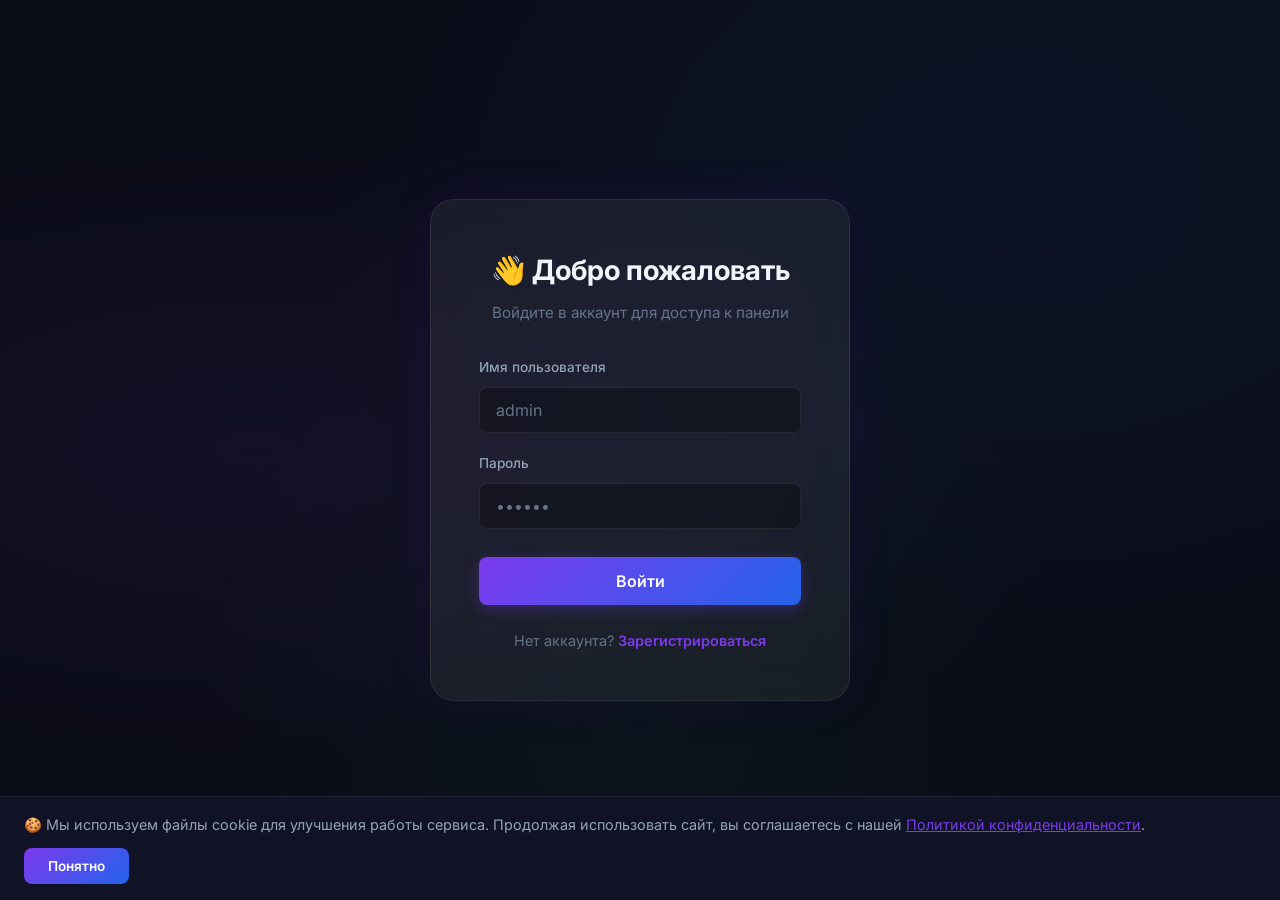
<file: static/login.html>
<!DOCTYPE html>
<html lang="ru">
<head>
    <meta charset="UTF-8">
    <meta name="viewport" content="width=device-width, initial-scale=1.0">
    <title>Вход — WHOIS Service</title>
    <link rel="stylesheet" href="/static/css/style.css">
</head>
<body>
    <div class="auth-page">
        <div class="auth-card fade-in">
            <h2>👋 Добро пожаловать</h2>
            <p class="subtitle">Войдите в аккаунт для доступа к панели</p>

            <div class="error-message" id="errorMsg"></div>

            <form id="loginForm" onsubmit="handleLogin(event)">
                <div class="form-group">
                    <label for="username">Имя пользователя</label>
                    <input type="text" class="form-input" id="username" placeholder="admin" required>
                </div>
                <div class="form-group">
                    <label for="password">Пароль</label>
                    <input type="password" class="form-input" id="password" placeholder="••••••" required>
                </div>
                <button type="submit" class="btn btn-primary" id="submitBtn">Войти</button>
            </form>

            <div class="auth-link">
                Нет аккаунта? <a href="/register">Зарегистрироваться</a>
            </div>
        </div>
    </div>

    <script src="/static/js/app.js"></script>
    <script>
        async function handleLogin(e) {
            e.preventDefault();
            const btn = document.getElementById('submitBtn');
            const errorMsg = document.getElementById('errorMsg');
            btn.textContent = 'Входим...';
            btn.disabled = true;
            errorMsg.style.display = 'none';

            try {
                const resp = await fetch('/api/login', {
                    method: 'POST',
                    headers: { 'Content-Type': 'application/json' },
                    credentials: 'same-origin',
                    body: JSON.stringify({
                        username: document.getElementById('username').value,
                        password: document.getElementById('password').value
                    })
                });

                const data = await resp.json();

                if (!resp.ok) {
                    throw new Error(data.error || 'Ошибка входа');
                }

                // Токен теперь приходит в HttpOnly cookie автоматически
                localStorage.setItem('user', JSON.stringify(data.user));
                window.location.href = data.user.role === 'admin' ? '/admin' : '/';
            } catch (err) {
                errorMsg.textContent = err.message;
                errorMsg.style.display = 'block';
                btn.textContent = 'Войти';
                btn.disabled = false;
            }
        }
    </script>
</body>
</html>
</file>
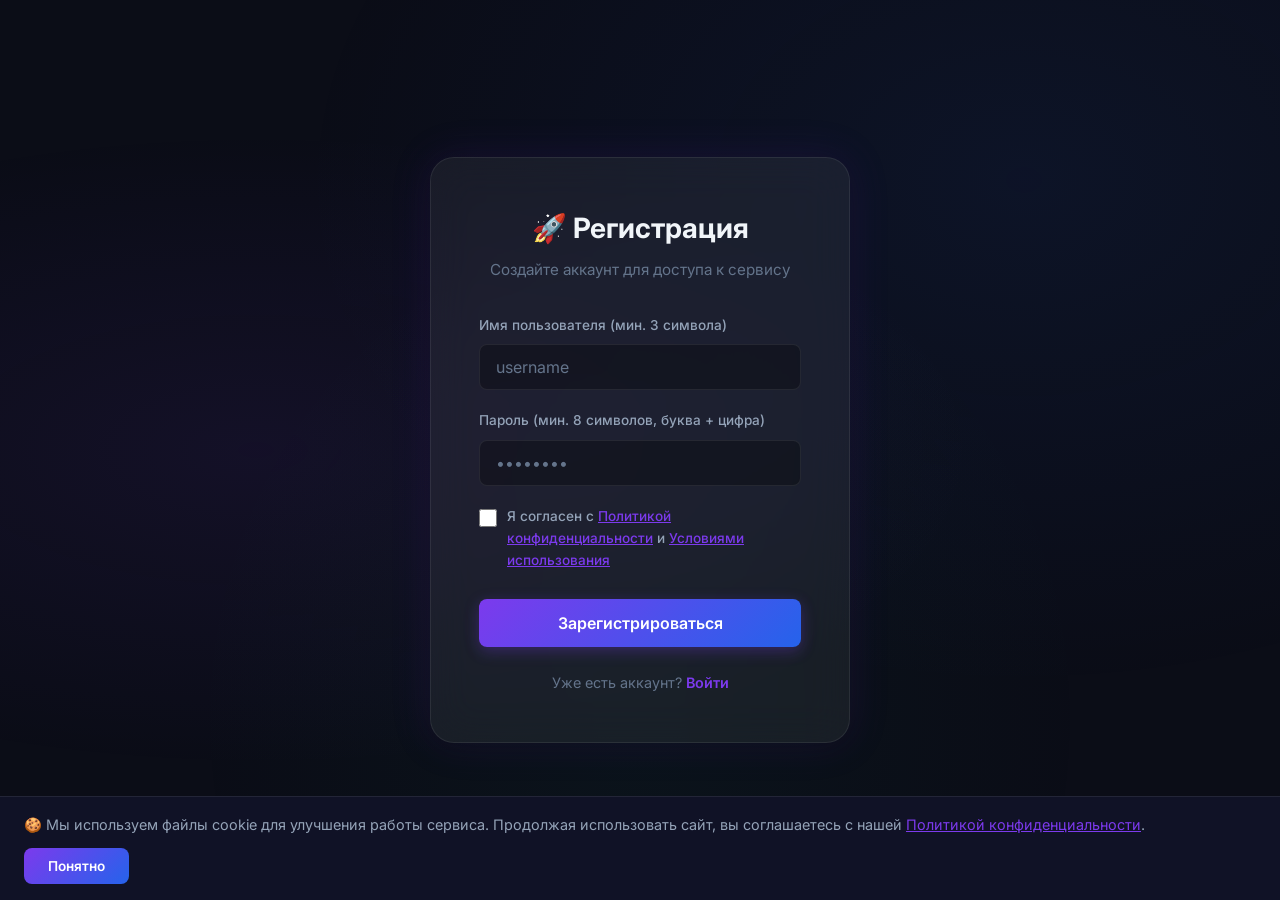
<file: static/register.html>
<!DOCTYPE html>
<html lang="ru">
<head>
    <meta charset="UTF-8">
    <meta name="viewport" content="width=device-width, initial-scale=1.0">
    <title>Регистрация — WHOIS Service</title>
    <link rel="stylesheet" href="/static/css/style.css">
</head>
<body>
    <div class="auth-page">
        <div class="auth-card fade-in">
            <h2>🚀 Регистрация</h2>
            <p class="subtitle">Создайте аккаунт для доступа к сервису</p>

            <div class="error-message" id="errorMsg"></div>

            <form id="registerForm" onsubmit="handleRegister(event)">
                <div class="form-group">
                    <label for="username">Имя пользователя (мин. 3 символа)</label>
                    <input type="text" class="form-input" id="username" placeholder="username" required minlength="3">
                </div>
                <div class="form-group">
                    <label for="password">Пароль (мин. 8 символов, буква + цифра)</label>
                    <input type="password" class="form-input" id="password" placeholder="••••••••" required minlength="8">
                </div>
                <div class="form-group">
                    <label class="checkbox-label" style="display:flex;align-items:flex-start;gap:10px;cursor:pointer;font-size:0.85rem;color:var(--text-secondary);">
                        <input type="checkbox" id="acceptTerms" required style="margin-top:3px;accent-color:var(--accent-purple);width:18px;height:18px;flex-shrink:0;">
                        <span>Я согласен с <a href="#" onclick="event.stopPropagation();" style="color:var(--accent-purple);text-decoration:underline;">Политикой конфиденциальности</a> и <a href="#" onclick="event.stopPropagation();" style="color:var(--accent-purple);text-decoration:underline;">Условиями использования</a></span>
                    </label>
                </div>
                <button type="submit" class="btn btn-primary" id="submitBtn">Зарегистрироваться</button>
            </form>

            <div class="auth-link">
                Уже есть аккаунт? <a href="/login">Войти</a>
            </div>
        </div>
    </div>

    <script src="/static/js/app.js"></script>
    <script>
        async function handleRegister(e) {
            e.preventDefault();
            const btn = document.getElementById('submitBtn');
            const errorMsg = document.getElementById('errorMsg');
            btn.textContent = 'Создаём...';
            btn.disabled = true;
            errorMsg.style.display = 'none';

            try {
                const resp = await fetch('/api/register', {
                    method: 'POST',
                    headers: { 'Content-Type': 'application/json' },
                    credentials: 'same-origin',
                    body: JSON.stringify({
                        username: document.getElementById('username').value,
                        password: document.getElementById('password').value,
                        accepted_terms: document.getElementById('acceptTerms').checked
                    })
                });

                const data = await resp.json();

                if (!resp.ok) {
                    throw new Error(data.error || 'Ошибка регистрации');
                }

                // Токен теперь приходит в HttpOnly cookie автоматически
                localStorage.setItem('user', JSON.stringify(data.user));
                window.location.href = '/';
            } catch (err) {
                errorMsg.textContent = err.message;
                errorMsg.style.display = 'block';
                btn.textContent = 'Зарегистрироваться';
                btn.disabled = false;
            }
        }
    </script>
</body>
</html>
</file>
<file: static/css/style.css>
/* ═══════════════════════════════════════════════════════════════
   WHOIS Service — Premium Dark Theme
   Glassmorphism + Gradients + Micro-animations
   ═══════════════════════════════════════════════════════════════ */

@import url('https://fonts.googleapis.com/css2?family=Inter:wght@300;400;500;600;700;800&family=JetBrains+Mono:wght@400;500&display=swap');

/* ── CSS Custom Properties ── */
:root {
  --bg-primary: #0B0D17;
  --bg-secondary: #111327;
  --bg-card: rgba(255, 255, 255, 0.04);
  --bg-glass: rgba(255, 255, 255, 0.06);
  --border-subtle: rgba(255, 255, 255, 0.08);
  --border-hover: rgba(255, 255, 255, 0.15);

  --text-primary: #F1F5F9;
  --text-secondary: #94A3B8;
  --text-muted: #64748B;

  --accent-purple: #7C3AED;
  --accent-blue: #2563EB;
  --accent-gradient: linear-gradient(135deg, #7C3AED, #2563EB);
  --accent-gradient-hover: linear-gradient(135deg, #8B5CF6, #3B82F6);

  --success: #10B981;
  --success-glow: rgba(16, 185, 129, 0.3);
  --danger: #EF4444;
  --danger-glow: rgba(239, 68, 68, 0.3);
  --warning: #F59E0B;
  --warning-glow: rgba(245, 158, 11, 0.3);

  --radius-sm: 8px;
  --radius-md: 12px;
  --radius-lg: 16px;
  --radius-xl: 24px;

  --shadow-card: 0 4px 24px rgba(0, 0, 0, 0.3);
  --shadow-glow: 0 0 40px rgba(124, 58, 237, 0.15);

  --transition: all 0.3s cubic-bezier(0.4, 0, 0.2, 1);
  --font-sans: 'Inter', -apple-system, BlinkMacSystemFont, sans-serif;
  --font-mono: 'JetBrains Mono', 'Fira Code', monospace;
}

/* ── Reset & Base ── */
*, *::before, *::after {
  margin: 0;
  padding: 0;
  box-sizing: border-box;
}

html {
  scroll-behavior: smooth;
}

body {
  font-family: var(--font-sans);
  background: var(--bg-primary);
  color: var(--text-primary);
  line-height: 1.6;
  min-height: 100vh;
  overflow-x: hidden;
}

/* Animated gradient background */
body::before {
  content: '';
  position: fixed;
  top: 0;
  left: 0;
  width: 100%;
  height: 100%;
  background:
    radial-gradient(ellipse at 20% 50%, rgba(124, 58, 237, 0.08) 0%, transparent 50%),
    radial-gradient(ellipse at 80% 20%, rgba(37, 99, 235, 0.08) 0%, transparent 50%),
    radial-gradient(ellipse at 50% 80%, rgba(16, 185, 129, 0.04) 0%, transparent 50%);
  pointer-events: none;
  z-index: 0;
}

a { color: inherit; text-decoration: none; }
button { cursor: pointer; border: none; font-family: inherit; }
input { font-family: inherit; }

/* ── Layout ── */
.container {
  max-width: 1200px;
  margin: 0 auto;
  padding: 0 24px;
  position: relative;
  z-index: 1;
}

/* ── Navigation ── */
.navbar {
  position: sticky;
  top: 0;
  z-index: 100;
  padding: 16px 0;
  background: rgba(11, 13, 23, 0.8);
  backdrop-filter: blur(20px);
  border-bottom: 1px solid var(--border-subtle);
}

.navbar .container {
  display: flex;
  align-items: center;
  justify-content: space-between;
}

.navbar-brand {
  display: flex;
  align-items: center;
  gap: 12px;
  font-size: 1.25rem;
  font-weight: 700;
}

.navbar-brand .logo-icon {
  width: 36px;
  height: 36px;
  background: var(--accent-gradient);
  border-radius: var(--radius-sm);
  display: flex;
  align-items: center;
  justify-content: center;
  font-size: 1.1rem;
}

.navbar-links {
  display: flex;
  align-items: center;
  gap: 8px;
}

.nav-link {
  padding: 8px 16px;
  border-radius: var(--radius-sm);
  color: var(--text-secondary);
  font-weight: 500;
  font-size: 0.9rem;
  transition: var(--transition);
}

.nav-link:hover {
  color: var(--text-primary);
  background: var(--bg-glass);
}

.nav-link.active {
  color: var(--text-primary);
  background: var(--bg-glass);
}

.btn {
  display: inline-flex;
  align-items: center;
  gap: 8px;
  padding: 10px 20px;
  border-radius: var(--radius-sm);
  font-weight: 600;
  font-size: 0.9rem;
  transition: var(--transition);
  border: none;
}

.btn-primary {
  background: var(--accent-gradient);
  color: white;
  box-shadow: 0 4px 15px rgba(124, 58, 237, 0.3);
}

.btn-primary:hover {
  background: var(--accent-gradient-hover);
  box-shadow: 0 6px 25px rgba(124, 58, 237, 0.4);
  transform: translateY(-1px);
}

.btn-outline {
  background: transparent;
  color: var(--text-secondary);
  border: 1px solid var(--border-subtle);
}

.btn-outline:hover {
  color: var(--text-primary);
  border-color: var(--border-hover);
  background: var(--bg-glass);
}

.btn-danger {
  background: var(--danger);
  color: white;
}

.btn-danger:hover {
  background: #DC2626;
  transform: translateY(-1px);
}

.btn-sm {
  padding: 6px 12px;
  font-size: 0.8rem;
}

.btn-icon {
  width: 36px;
  height: 36px;
  padding: 0;
  display: flex;
  align-items: center;
  justify-content: center;
  border-radius: var(--radius-sm);
  background: var(--bg-glass);
  color: var(--text-secondary);
  border: 1px solid var(--border-subtle);
  transition: var(--transition);
}

.btn-icon:hover {
  color: var(--text-primary);
  border-color: var(--border-hover);
}

/* ── Hero Section ── */
.hero {
  padding: 60px 0 40px;
  text-align: center;
}

.hero h1 {
  font-size: 3rem;
  font-weight: 800;
  background: var(--accent-gradient);
  -webkit-background-clip: text;
  -webkit-text-fill-color: transparent;
  background-clip: text;
  margin-bottom: 12px;
  letter-spacing: -0.02em;
}

.hero p {
  font-size: 1.15rem;
  color: var(--text-secondary);
  max-width: 600px;
  margin: 0 auto;
}

/* ── Stats Bar ── */
.stats-bar {
  display: flex;
  gap: 16px;
  justify-content: center;
  margin: 32px 0 48px;
  flex-wrap: wrap;
}

.stat-card {
  background: var(--bg-glass);
  border: 1px solid var(--border-subtle);
  border-radius: var(--radius-md);
  padding: 20px 32px;
  text-align: center;
  backdrop-filter: blur(10px);
  transition: var(--transition);
  min-width: 160px;
}

.stat-card:hover {
  border-color: var(--border-hover);
  transform: translateY(-2px);
  box-shadow: var(--shadow-glow);
}

.stat-value {
  font-size: 2rem;
  font-weight: 800;
  background: var(--accent-gradient);
  -webkit-background-clip: text;
  -webkit-text-fill-color: transparent;
  background-clip: text;
}

.stat-value.online { --accent-gradient: linear-gradient(135deg, #10B981, #34D399); background: var(--accent-gradient); -webkit-background-clip: text; background-clip: text; }
.stat-value.offline { --accent-gradient: linear-gradient(135deg, #EF4444, #F87171); background: var(--accent-gradient); -webkit-background-clip: text; background-clip: text; }

.stat-label {
  font-size: 0.85rem;
  color: var(--text-muted);
  margin-top: 4px;
  font-weight: 500;
  text-transform: uppercase;
  letter-spacing: 0.05em;
}

/* ── Search Bar ── */
.search-container {
  max-width: 500px;
  margin: 0 auto 40px;
  position: relative;
}

.search-input {
  width: 100%;
  padding: 14px 20px 14px 48px;
  background: var(--bg-glass);
  border: 1px solid var(--border-subtle);
  border-radius: var(--radius-lg);
  color: var(--text-primary);
  font-size: 1rem;
  outline: none;
  transition: var(--transition);
  backdrop-filter: blur(10px);
}

.search-input:focus {
  border-color: var(--accent-purple);
  box-shadow: 0 0 0 3px rgba(124, 58, 237, 0.15);
}

.search-input::placeholder {
  color: var(--text-muted);
}

.search-icon {
  position: absolute;
  left: 16px;
  top: 50%;
  transform: translateY(-50%);
  color: var(--text-muted);
  font-size: 1.1rem;
}

/* ── Domain Cards Grid ── */
.domains-grid {
  display: grid;
  grid-template-columns: repeat(auto-fill, minmax(340px, 1fr));
  gap: 20px;
  margin-bottom: 60px;
}

.domain-card {
  background: var(--bg-glass);
  border: 1px solid var(--border-subtle);
  border-radius: var(--radius-lg);
  padding: 24px;
  backdrop-filter: blur(10px);
  transition: var(--transition);
  cursor: pointer;
  position: relative;
  overflow: hidden;
}

.domain-card::before {
  content: '';
  position: absolute;
  top: 0;
  left: 0;
  right: 0;
  height: 2px;
  background: var(--accent-gradient);
  opacity: 0;
  transition: var(--transition);
}

.domain-card:hover {
  border-color: var(--border-hover);
  transform: translateY(-4px);
  box-shadow: var(--shadow-card), var(--shadow-glow);
}

.domain-card:hover::before {
  opacity: 1;
}

.domain-card-header {
  display: flex;
  align-items: center;
  justify-content: space-between;
  margin-bottom: 16px;
}

.domain-name {
  font-size: 1.15rem;
  font-weight: 700;
  display: flex;
  align-items: center;
  gap: 10px;
}

/* ── Status Indicator (Pulsing Dot) ── */
.status-dot {
  width: 10px;
  height: 10px;
  border-radius: 50%;
  display: inline-block;
  position: relative;
}

.status-dot.online {
  background: var(--success);
  box-shadow: 0 0 8px var(--success-glow);
  animation: pulse-green 2s infinite;
}

.status-dot.offline {
  background: var(--danger);
  box-shadow: 0 0 8px var(--danger-glow);
  animation: pulse-red 2s infinite;
}

.status-dot.unknown {
  background: var(--text-muted);
}

@keyframes pulse-green {
  0%, 100% { box-shadow: 0 0 4px var(--success-glow); }
  50% { box-shadow: 0 0 16px var(--success-glow), 0 0 30px rgba(16, 185, 129, 0.15); }
}

@keyframes pulse-red {
  0%, 100% { box-shadow: 0 0 4px var(--danger-glow); }
  50% { box-shadow: 0 0 16px var(--danger-glow), 0 0 30px rgba(239, 68, 68, 0.15); }
}

.status-badge {
  padding: 4px 12px;
  border-radius: 20px;
  font-size: 0.75rem;
  font-weight: 600;
  text-transform: uppercase;
  letter-spacing: 0.05em;
}

.status-badge.online {
  background: rgba(16, 185, 129, 0.15);
  color: var(--success);
  border: 1px solid rgba(16, 185, 129, 0.3);
}

.status-badge.offline {
  background: rgba(239, 68, 68, 0.15);
  color: var(--danger);
  border: 1px solid rgba(239, 68, 68, 0.3);
}

.domain-card-info {
  display: grid;
  grid-template-columns: 1fr 1fr;
  gap: 12px;
}

.info-item {
  display: flex;
  flex-direction: column;
  gap: 2px;
}

.info-label {
  font-size: 0.75rem;
  color: var(--text-muted);
  text-transform: uppercase;
  letter-spacing: 0.05em;
  font-weight: 500;
}

.info-value {
  font-size: 0.9rem;
  color: var(--text-secondary);
  font-weight: 500;
}

/* ── Domain Detail Page ── */
.domain-header {
  padding: 48px 0 32px;
  display: flex;
  align-items: center;
  gap: 20px;
  flex-wrap: wrap;
}

.domain-header h1 {
  font-size: 2.5rem;
  font-weight: 800;
}

.back-link {
  color: var(--text-muted);
  font-size: 0.9rem;
  display: flex;
  align-items: center;
  gap: 6px;
  transition: var(--transition);
  margin-bottom: 16px;
}

.back-link:hover {
  color: var(--text-primary);
}

.info-cards {
  display: grid;
  grid-template-columns: repeat(auto-fill, minmax(200px, 1fr));
  gap: 16px;
  margin-bottom: 32px;
}

.info-card {
  background: var(--bg-glass);
  border: 1px solid var(--border-subtle);
  border-radius: var(--radius-md);
  padding: 20px;
  backdrop-filter: blur(10px);
  transition: var(--transition);
}

.info-card:hover {
  border-color: var(--border-hover);
}

.info-card .info-label {
  margin-bottom: 8px;
}

.info-card .info-value {
  font-size: 1.1rem;
  color: var(--text-primary);
  font-weight: 600;
}

/* ── WHOIS Terminal Block ── */
.whois-block {
  background: var(--bg-secondary);
  border: 1px solid var(--border-subtle);
  border-radius: var(--radius-md);
  margin-bottom: 32px;
  overflow: hidden;
}

.whois-header {
  display: flex;
  align-items: center;
  gap: 8px;
  padding: 12px 20px;
  background: rgba(0,0,0,0.3);
  border-bottom: 1px solid var(--border-subtle);
}

.whois-header .dot {
  width: 12px;
  height: 12px;
  border-radius: 50%;
}

.whois-header .dot.red { background: #EF4444; }
.whois-header .dot.yellow { background: #F59E0B; }
.whois-header .dot.green { background: #10B981; }

.whois-header span {
  margin-left: 8px;
  color: var(--text-muted);
  font-size: 0.85rem;
  font-family: var(--font-mono);
}

.whois-content {
  padding: 20px;
  font-family: var(--font-mono);
  font-size: 0.85rem;
  color: var(--text-secondary);
  line-height: 1.8;
  white-space: pre-wrap;
  max-height: 500px;
  overflow-y: auto;
}

.whois-content::-webkit-scrollbar {
  width: 6px;
}

.whois-content::-webkit-scrollbar-track {
  background: transparent;
}

.whois-content::-webkit-scrollbar-thumb {
  background: var(--border-subtle);
  border-radius: 3px;
}

/* ── Chart Container ── */
.chart-container {
  background: var(--bg-glass);
  border: 1px solid var(--border-subtle);
  border-radius: var(--radius-md);
  padding: 24px;
  margin-bottom: 32px;
  backdrop-filter: blur(10px);
}

.chart-container h3 {
  font-size: 1.1rem;
  font-weight: 600;
  margin-bottom: 20px;
  color: var(--text-primary);
}

.chart-canvas {
  width: 100%;
  height: 200px;
}

/* ── Status History Table ── */
.history-table {
  width: 100%;
  border-collapse: collapse;
  margin-top: 16px;
}

.history-table th {
  text-align: left;
  padding: 12px 16px;
  font-size: 0.75rem;
  color: var(--text-muted);
  text-transform: uppercase;
  letter-spacing: 0.05em;
  border-bottom: 1px solid var(--border-subtle);
  font-weight: 600;
}

.history-table td {
  padding: 12px 16px;
  font-size: 0.9rem;
  color: var(--text-secondary);
  border-bottom: 1px solid var(--border-subtle);
}

.history-table tr:hover td {
  background: var(--bg-glass);
}

/* ── Auth Pages ── */
.auth-page {
  min-height: 100vh;
  display: flex;
  align-items: center;
  justify-content: center;
  padding: 24px;
}

.auth-card {
  background: var(--bg-glass);
  border: 1px solid var(--border-subtle);
  border-radius: var(--radius-xl);
  padding: 48px;
  width: 100%;
  max-width: 420px;
  backdrop-filter: blur(20px);
  box-shadow: var(--shadow-card), var(--shadow-glow);
}

.auth-card h2 {
  font-size: 1.75rem;
  font-weight: 700;
  margin-bottom: 8px;
  text-align: center;
}

.auth-card .subtitle {
  color: var(--text-muted);
  text-align: center;
  margin-bottom: 32px;
  font-size: 0.95rem;
}

.form-group {
  margin-bottom: 20px;
}

.form-group label {
  display: block;
  font-size: 0.85rem;
  color: var(--text-secondary);
  margin-bottom: 8px;
  font-weight: 500;
}

.form-input {
  width: 100%;
  padding: 12px 16px;
  background: rgba(0, 0, 0, 0.3);
  border: 1px solid var(--border-subtle);
  border-radius: var(--radius-sm);
  color: var(--text-primary);
  font-size: 1rem;
  outline: none;
  transition: var(--transition);
}

.form-input:focus {
  border-color: var(--accent-purple);
  box-shadow: 0 0 0 3px rgba(124, 58, 237, 0.15);
}

.form-input::placeholder {
  color: var(--text-muted);
}

.auth-card .btn-primary {
  width: 100%;
  padding: 14px;
  font-size: 1rem;
  justify-content: center;
  margin-top: 8px;
}

.auth-link {
  text-align: center;
  margin-top: 24px;
  color: var(--text-muted);
  font-size: 0.9rem;
}

.auth-link a {
  color: var(--accent-purple);
  font-weight: 600;
  transition: var(--transition);
}

.auth-link a:hover {
  color: #8B5CF6;
}

.error-message {
  background: rgba(239, 68, 68, 0.1);
  border: 1px solid rgba(239, 68, 68, 0.3);
  color: var(--danger);
  padding: 12px 16px;
  border-radius: var(--radius-sm);
  font-size: 0.9rem;
  margin-bottom: 16px;
  display: none;
}

/* ── Admin Panel ── */
.admin-header {
  padding: 40px 0 24px;
  display: flex;
  align-items: center;
  justify-content: space-between;
  flex-wrap: wrap;
  gap: 16px;
}

.admin-header h1 {
  font-size: 2rem;
  font-weight: 800;
  background: var(--accent-gradient);
  -webkit-background-clip: text;
  -webkit-text-fill-color: transparent;
  background-clip: text;
}

.admin-stats {
  display: grid;
  grid-template-columns: repeat(auto-fill, minmax(220px, 1fr));
  gap: 16px;
  margin-bottom: 32px;
}

.admin-stat-card {
  background: var(--bg-glass);
  border: 1px solid var(--border-subtle);
  border-radius: var(--radius-md);
  padding: 24px;
  backdrop-filter: blur(10px);
  transition: var(--transition);
}

.admin-stat-card:hover {
  border-color: var(--border-hover);
  transform: translateY(-2px);
}

.admin-stat-card .stat-icon {
  font-size: 1.5rem;
  margin-bottom: 8px;
}

.admin-stat-card .stat-value {
  font-size: 1.75rem;
}

.admin-stat-card .stat-label {
  font-size: 0.8rem;
}

/* ── Domains Table ── */
.table-container {
  background: var(--bg-glass);
  border: 1px solid var(--border-subtle);
  border-radius: var(--radius-md);
  overflow: hidden;
  backdrop-filter: blur(10px);
  margin-bottom: 40px;
}

.table-header {
  display: flex;
  align-items: center;
  justify-content: space-between;
  padding: 20px 24px;
  border-bottom: 1px solid var(--border-subtle);
}

.table-header h3 {
  font-size: 1.1rem;
  font-weight: 600;
}

.admin-table {
  width: 100%;
  border-collapse: collapse;
}

.admin-table th {
  text-align: left;
  padding: 14px 24px;
  font-size: 0.75rem;
  color: var(--text-muted);
  text-transform: uppercase;
  letter-spacing: 0.05em;
  font-weight: 600;
  background: rgba(0,0,0,0.2);
}

.admin-table td {
  padding: 14px 24px;
  font-size: 0.9rem;
  color: var(--text-secondary);
  border-bottom: 1px solid var(--border-subtle);
}

.admin-table tr:hover td {
  background: rgba(255,255,255,0.02);
}

.admin-table .actions {
  display: flex;
  gap: 8px;
}

/* ── Warning Cards ── */
.warning-section {
  margin-bottom: 32px;
}

.warning-section h3 {
  font-size: 1.1rem;
  font-weight: 600;
  margin-bottom: 16px;
  display: flex;
  align-items: center;
  gap: 8px;
}

.warning-card {
  background: rgba(245, 158, 11, 0.08);
  border: 1px solid rgba(245, 158, 11, 0.2);
  border-radius: var(--radius-md);
  padding: 16px 20px;
  display: flex;
  align-items: center;
  justify-content: space-between;
  margin-bottom: 8px;
}

.warning-card .domain-name {
  font-weight: 600;
  color: var(--warning);
}

.warning-card .expiry-info {
  font-size: 0.85rem;
  color: var(--text-muted);
}

/* ── Modal ── */
.modal-overlay {
  position: fixed;
  top: 0;
  left: 0;
  width: 100%;
  height: 100%;
  background: rgba(0, 0, 0, 0.6);
  backdrop-filter: blur(4px);
  display: none;
  align-items: center;
  justify-content: center;
  z-index: 1000;
}

.modal-overlay.active {
  display: flex;
}

.modal {
  background: var(--bg-secondary);
  border: 1px solid var(--border-subtle);
  border-radius: var(--radius-xl);
  padding: 36px;
  width: 100%;
  max-width: 480px;
  box-shadow: var(--shadow-card);
}

.modal h3 {
  font-size: 1.3rem;
  font-weight: 700;
  margin-bottom: 24px;
}

.modal .form-group {
  margin-bottom: 20px;
}

.modal-actions {
  display: flex;
  gap: 12px;
  justify-content: flex-end;
  margin-top: 24px;
}

/* ── Loading Spinner ── */
.spinner {
  width: 40px;
  height: 40px;
  border: 3px solid var(--border-subtle);
  border-top-color: var(--accent-purple);
  border-radius: 50%;
  animation: spin 0.8s linear infinite;
  margin: 40px auto;
}

@keyframes spin {
  to { transform: rotate(360deg); }
}

.loading-text {
  text-align: center;
  color: var(--text-muted);
  font-size: 0.9rem;
  margin-top: 12px;
}

/* ── Empty State ── */
.empty-state {
  text-align: center;
  padding: 60px 20px;
  color: var(--text-muted);
}

.empty-state .icon {
  font-size: 3rem;
  margin-bottom: 16px;
}

.empty-state p {
  font-size: 1.05rem;
}

/* ── Toast Notification ── */
.toast {
  position: fixed;
  bottom: 24px;
  right: 24px;
  padding: 14px 24px;
  border-radius: var(--radius-md);
  font-size: 0.9rem;
  font-weight: 500;
  z-index: 2000;
  transform: translateX(120%);
  transition: transform 0.4s cubic-bezier(0.4, 0, 0.2, 1);
  max-width: 400px;
}

.toast.show {
  transform: translateX(0);
}

.toast.success {
  background: rgba(16, 185, 129, 0.15);
  border: 1px solid rgba(16, 185, 129, 0.3);
  color: var(--success);
  backdrop-filter: blur(10px);
}

.toast.error {
  background: rgba(239, 68, 68, 0.15);
  border: 1px solid rgba(239, 68, 68, 0.3);
  color: var(--danger);
  backdrop-filter: blur(10px);
}

/* ── Responsive ── */
@media (max-width: 768px) {
  .hero h1 { font-size: 2rem; }
  .stats-bar { gap: 12px; }
  .stat-card { padding: 16px 20px; min-width: 120px; }
  .stat-value { font-size: 1.5rem; }
  .domains-grid { grid-template-columns: 1fr; }
  .domain-header h1 { font-size: 1.75rem; }
  .info-cards { grid-template-columns: 1fr 1fr; }
  .auth-card { padding: 32px 24px; }
  .admin-stats { grid-template-columns: 1fr 1fr; }
  .navbar-links { gap: 4px; }
  .nav-link { padding: 8px 10px; font-size: 0.8rem; }
}

@media (max-width: 480px) {
  .info-cards { grid-template-columns: 1fr; }
  .admin-stats { grid-template-columns: 1fr; }
  .stat-card { min-width: 100%; }
}

/* ── Fade-in animation ── */
@keyframes fadeIn {
  from { opacity: 0; transform: translateY(12px); }
  to { opacity: 1; transform: translateY(0); }
}

.fade-in {
  animation: fadeIn 0.5s ease forwards;
}

.fade-in-delay-1 { animation-delay: 0.1s; opacity: 0; }
.fade-in-delay-2 { animation-delay: 0.2s; opacity: 0; }
.fade-in-delay-3 { animation-delay: 0.3s; opacity: 0; }
</file>
